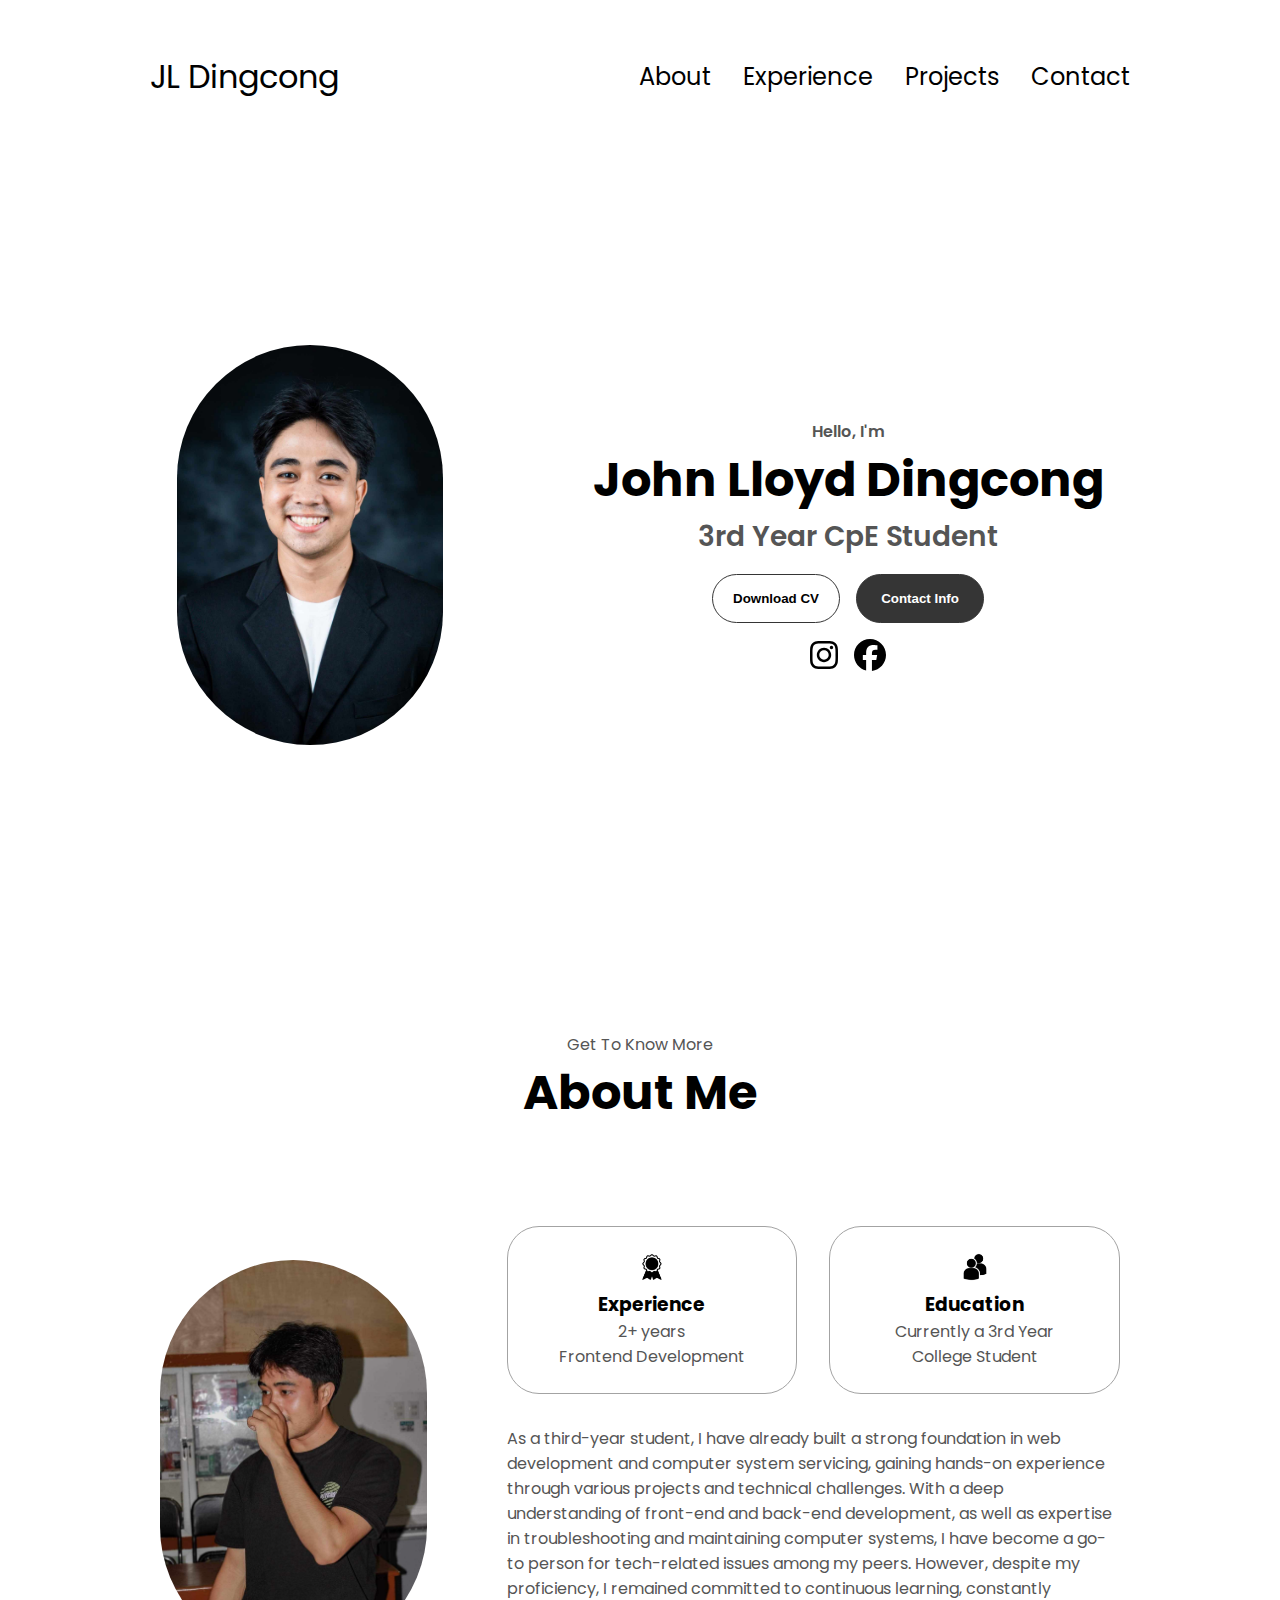
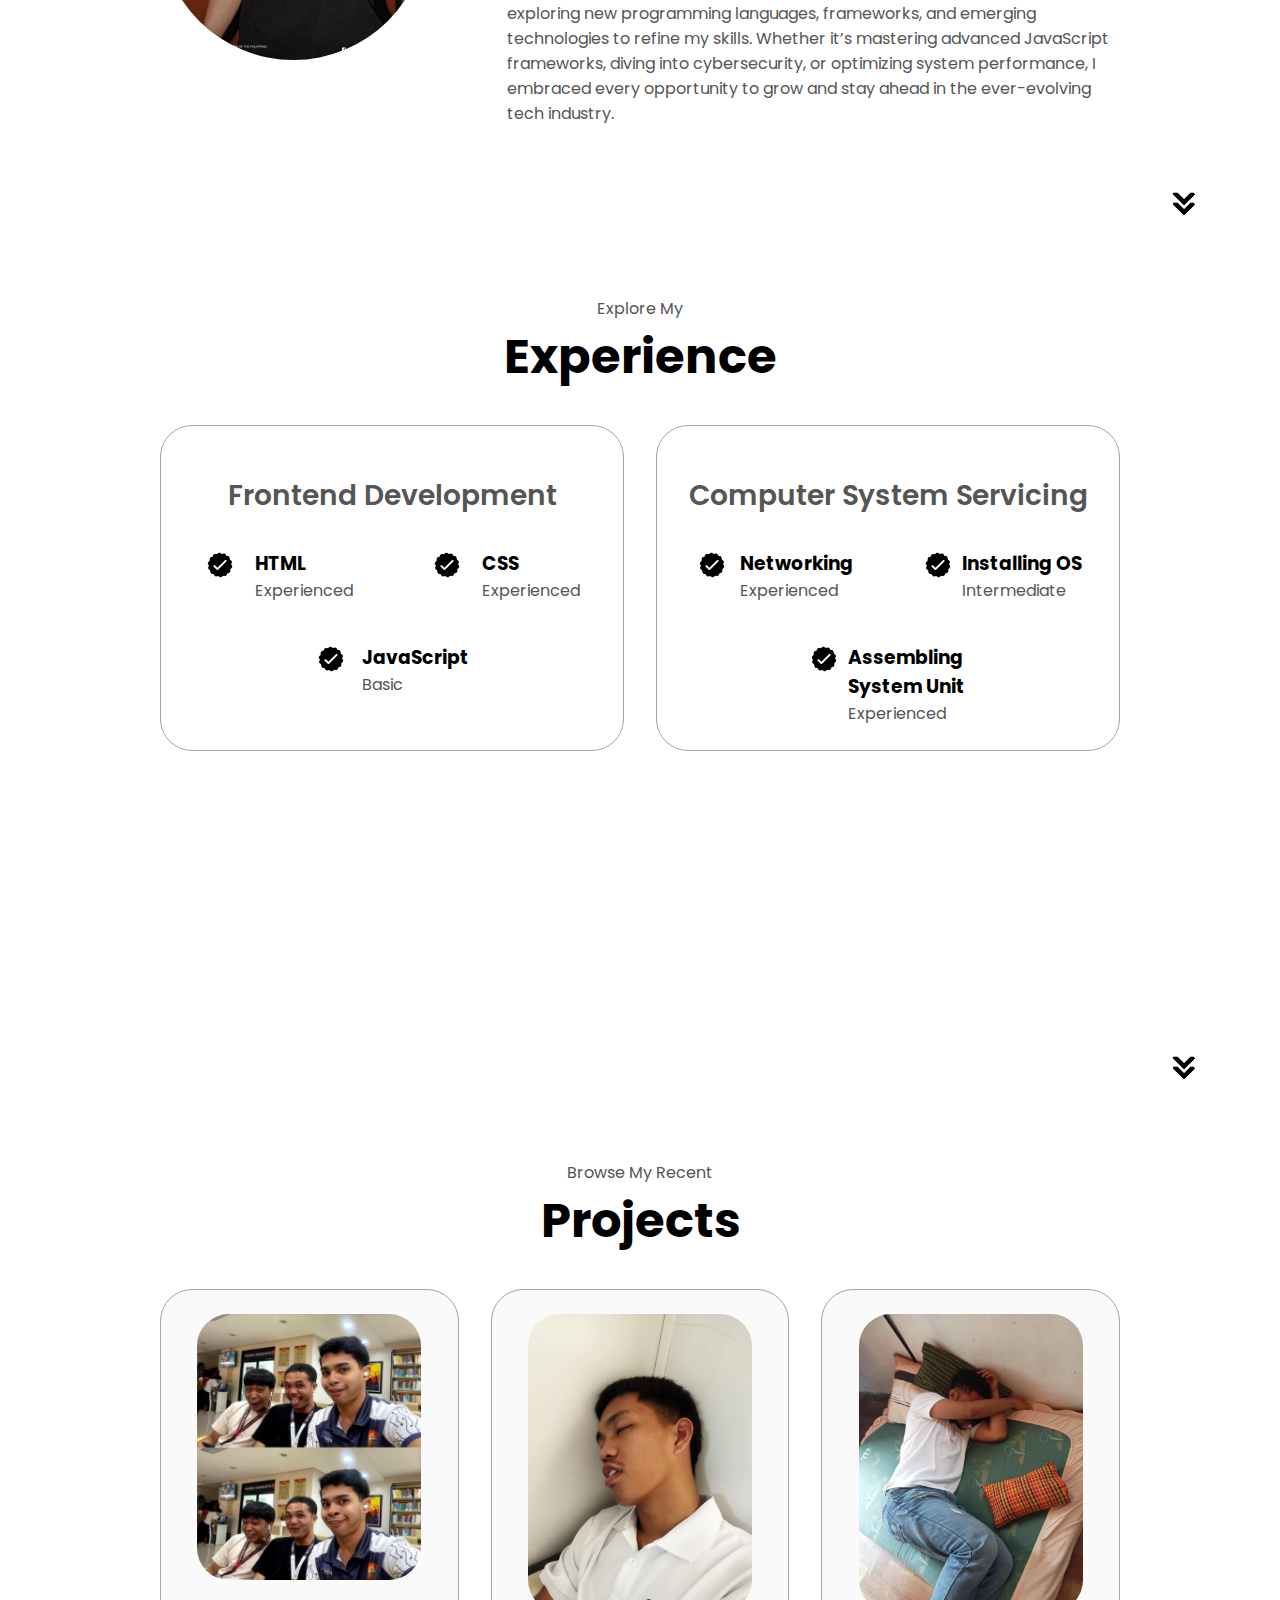
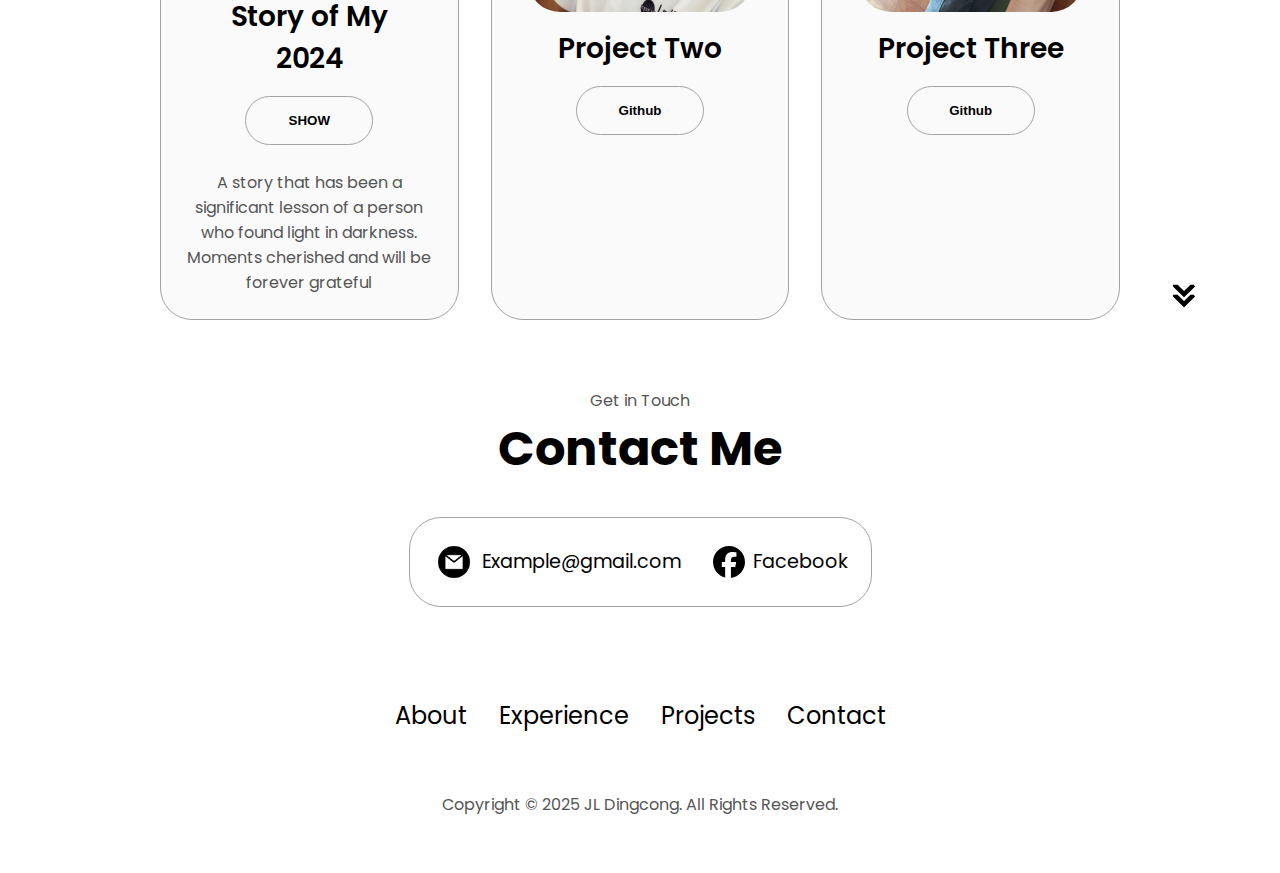
<file: index.html>
<!DOCTYPE html>
<html lang="en">
  <head>
    <meta charset="UTF-8" />
    <meta http-equiv="X-UA-Compatible" content="IE=edge" />
    <meta name="viewport" content="width=device-width, initial-scale=1.0" />
    <title>JL's Portfolio</title>
    <link rel="stylesheet" href="style.css" />
    <link rel="stylesheet" href="mediaqueries.css" />
  </head>
  <body>
    <nav id="desktop-nav">
      <div class="logo">JL Dingcong</div>
      <div>
        <ul class="nav-links">
          <li><a href="#about">About</a></li>
          <li><a href="#experience">Experience</a></li>
          <li><a href="#projects">Projects</a></li>
          <li><a href="#contact">Contact</a></li>
        </ul>
      </div>
    </nav>
    <nav id="hamburger-nav">
      <div class="logo">JL Dingcong</div>
      <div class="hamburger-menu">
        <div class="hamburger-icon" onclick="toggleMenu()">
          <span></span>
          <span></span>
          <span></span>
        </div>
        <div class="menu-links">
          <li><a href="#about" onclick="toggleMenu()">About</a></li>
          <li><a href="#experience" onclick="toggleMenu()">Experience</a></li>
          <li><a href="#projects" onclick="toggleMenu()">Projects</a></li>
          <li><a href="#contact" onclick="toggleMenu()">Contact</a></li>
        </div>
      </div>
    </nav>
    <section id="profile">
      <div class="section__pic-container">
        <img src="./assets/profile-pic.png" alt="JL profile picture" />
      </div>
      <div class="section__text">
        <p class="section__text__p1">Hello, I'm</p>
        <h1 class="title">John Lloyd Dingcong</h1>
        <p class="section__text__p2">3rd Year CpE Student</p>
        <div class="btn-container">
          <button
            class="btn btn-color-2"
            onclick="window.open('')">
            Download CV
          </button>
          <button class="btn btn-color-1" onclick="location.href='./#contact'">
            Contact Info
          </button>
        </div>
        <div id="socials-container">
          <img
            src="./assets/instagram-brands.svg"
            alt="My LinkedIn profile"
            class="icon"
            onclick="location.href='https://www.instagram.com/l10yddd/'"/>
          <img
            src="./assets/facebook-brands.svg"
            alt="My Github profile"
            class="icon"
            onclick="location.href='https://www.facebook.com/johnlloyd.dingcong.10/'"/>
        </div>
      </div>
    </section>
    <section id="about">
      <p class="section__text__p1">Get To Know More</p>
      <h1 class="title">About Me</h1>
      <div class="section-container">
        <div class="section__pic-container">
          <img
            src="./assets/about-pic.png"
            alt="Profile picture"
            class="about-pic"/>
        </div>
        <div class="about-details-container">
          <div class="about-containers">
            <div class="details-container">
              <img
                src="./assets/experience.png"
                alt="Experience icon"
                class="icon"/>
              <h3>Experience</h3>
              <p>2+ years <br />Frontend Development</p>
            </div>
            <div class="details-container">
              <img
                src="./assets/education.png"
                alt="Education icon"
                class="icon"/>
              <h3>Education</h3>
              <p>Currently a 3rd Year <br>College Student</p>
            </div>
          </div>
          <div class="text-container">
            <p>
              As a third-year student, I have already built a strong foundation in web development and computer system servicing, 
              gaining hands-on experience through various projects and technical challenges. With a deep understanding of front-end and back-end development, 
              as well as expertise in troubleshooting and maintaining computer systems, I have become a go-to person for tech-related issues among my peers. 
              However, despite my proficiency, I remained committed to continuous learning, constantly exploring new programming languages, frameworks, and 
              emerging technologies to refine my skills. Whether it’s mastering advanced JavaScript frameworks, diving into cybersecurity, or optimizing system performance, 
              I embraced every opportunity to grow and stay ahead in the ever-evolving tech industry.
            </p>
          </div>
        </div>
      </div>
      <img
        src="./assets/arrow.png"
        alt="Arrow icon"
        class="icon arrow"
        onclick="location.href='./#experience'"/>
    </section>
    <section id="experience">
      <p class="section__text__p1">Explore My</p>
      <h1 class="title">Experience</h1>
      <div class="experience-details-container">
        <div class="about-containers">
          <div class="details-container"> <br>
            <h2 class="experience-sub-title">Frontend Development</h2>
            <div class="article-container">
              <article>
                <img
                  src="./assets/checkmark.png"
                  alt="Experience icon"
                  class="icon"/>
                <div>
                  <h3>HTML</h3>
                  <p>Experienced</p>
                </div>
              </article>
              <article>
                <img
                  src="./assets/checkmark.png"
                  alt="Experience icon"
                  class="icon"/>
                <div>
                  <h3>CSS</h3>
                  <p>Experienced</p>
                </div>
              </article>
              <article>
                <img
                  src="./assets/checkmark.png"
                  alt="Experience icon"
                  class="icon"/>
                <div>
                  <h3>JavaScript</h3>
                  <p>Basic</p>
                </div>
              </article>
            </div>
          </div>
          <div class="details-container"> <br>
            <h2 class="experience-sub-title">Computer System Servicing</h2>
            <div class="article-container">
              <article>
                <img
                  src="./assets/checkmark.png"
                  alt="Experience icon"
                  class="icon"/>
                <div>
                  <h3>Networking</h3>
                  <p>Experienced</p>
                </div>
              </article>
              <article>
                <img
                  src="./assets/checkmark.png"
                  alt="Experience icon"
                  class="icon"/>
                <div>
                  <h3>Installing OS</h3>
                  <p>Intermediate</p>
                </div>
              </article>
              <article>
                <img
                  src="./assets/checkmark.png"
                  alt="Experience icon"
                  class="icon"/>
                <div>
                  <h3>Assembling System Unit</h3>
                  <p>Experienced</p>
                </div>
              </article>
            </div>
          </div>
        </div>
      </div>
      <img
        src="./assets/arrow.png"
        alt="Arrow icon"
        class="icon arrow"
        onclick="location.href='./#projects'"/>
    </section>
    <section id="projects">
      <p class="section__text__p1">Browse My Recent</p>
      <h1 class="title">Projects</h1>
      <div class="experience-details-container">
        <div class="about-containers">
          <div class="details-container color-container">
            <div class="article-container">
              <img
                src="./assets/proj1.png"
                alt="Project 1"
                class="project-img"/>
            </div>
            <h2 class="experience-sub-title project-title">Story of My 2024</h2>
            <div class="btn-container">
              <button 
              class="btn btn-color-2 project-btn"
              onclick="location.href='index1.html'">
              SHOW
            </button>
            </div>
            <p><br>A story that has been a significant lesson 
              of a person who found light in darkness. Moments cherished and will be forever grateful</p>
          </div>
          <div class="details-container color-container">
            <div class="article-container">
              <img
                src="./assets/proj2.jpg"
                alt="Project 2"
                class="project-img"/>
            </div>
            <h2 class="experience-sub-title project-title">Project Two</h2>
            <div class="btn-container">
              <button
                class="btn btn-color-2 project-btn"
                onclick="location.href='https://github.com/'">
                Github
              </button>
            </div>
          </div>
          <div class="details-container color-container">
            <div class="article-container">
              <img
                src="./assets/proj3.jpg"
                alt="Project 3"
                class="project-img"/>
            </div>
            <h2 class="experience-sub-title project-title">Project Three</h2>
            <div class="btn-container">
              <button
                class="btn btn-color-2 project-btn"
                onclick="location.href='https://github.com/'">
                Github
              </button>
            </div>
          </div>
        </div>
      </div>
      <img
        src="./assets/arrow.png"
        alt="Arrow icon"
        class="icon arrow"
        onclick="location.href='./#contact'"/>
    </section>
    <section id="contact">
      <p class="section__text__p1">Get in Touch</p>
      <h1 class="title">Contact Me</h1>
      <div class="contact-info-upper-container">
        <div class="contact-info-container">
          <img
            src="./assets/email.png"
            alt="Email icon"
            class="icon contact-icon email-icon"/>
          <p><a href="mailto:examplemail@gmail.com">Example@gmail.com</a></p>
        </div>
        <div class="contact-info-container">
          <img
            src="./images/fb.svg"
            alt="LinkedIn icon"
            class="icon contact-icon"/>
          <p><a href="https://www.facebook.com/johnlloyd.dingcong.10/">Facebook</a></p>
        </div>
      </div>
    </section>
    <footer>
      <nav>
        <div class="nav-links-container">
          <ul class="nav-links">
            <li><a href="#about">About</a></li>
            <li><a href="#experience">Experience</a></li>
            <li><a href="#projects">Projects</a></li>
            <li><a href="#contact">Contact</a></li>
          </ul>
        </div>
      </nav>
      <p>Copyright &#169; 2025 JL Dingcong. All Rights Reserved.</p>
    </footer>
    <script src="script.js"></script>
  </body>
</html>
</file>
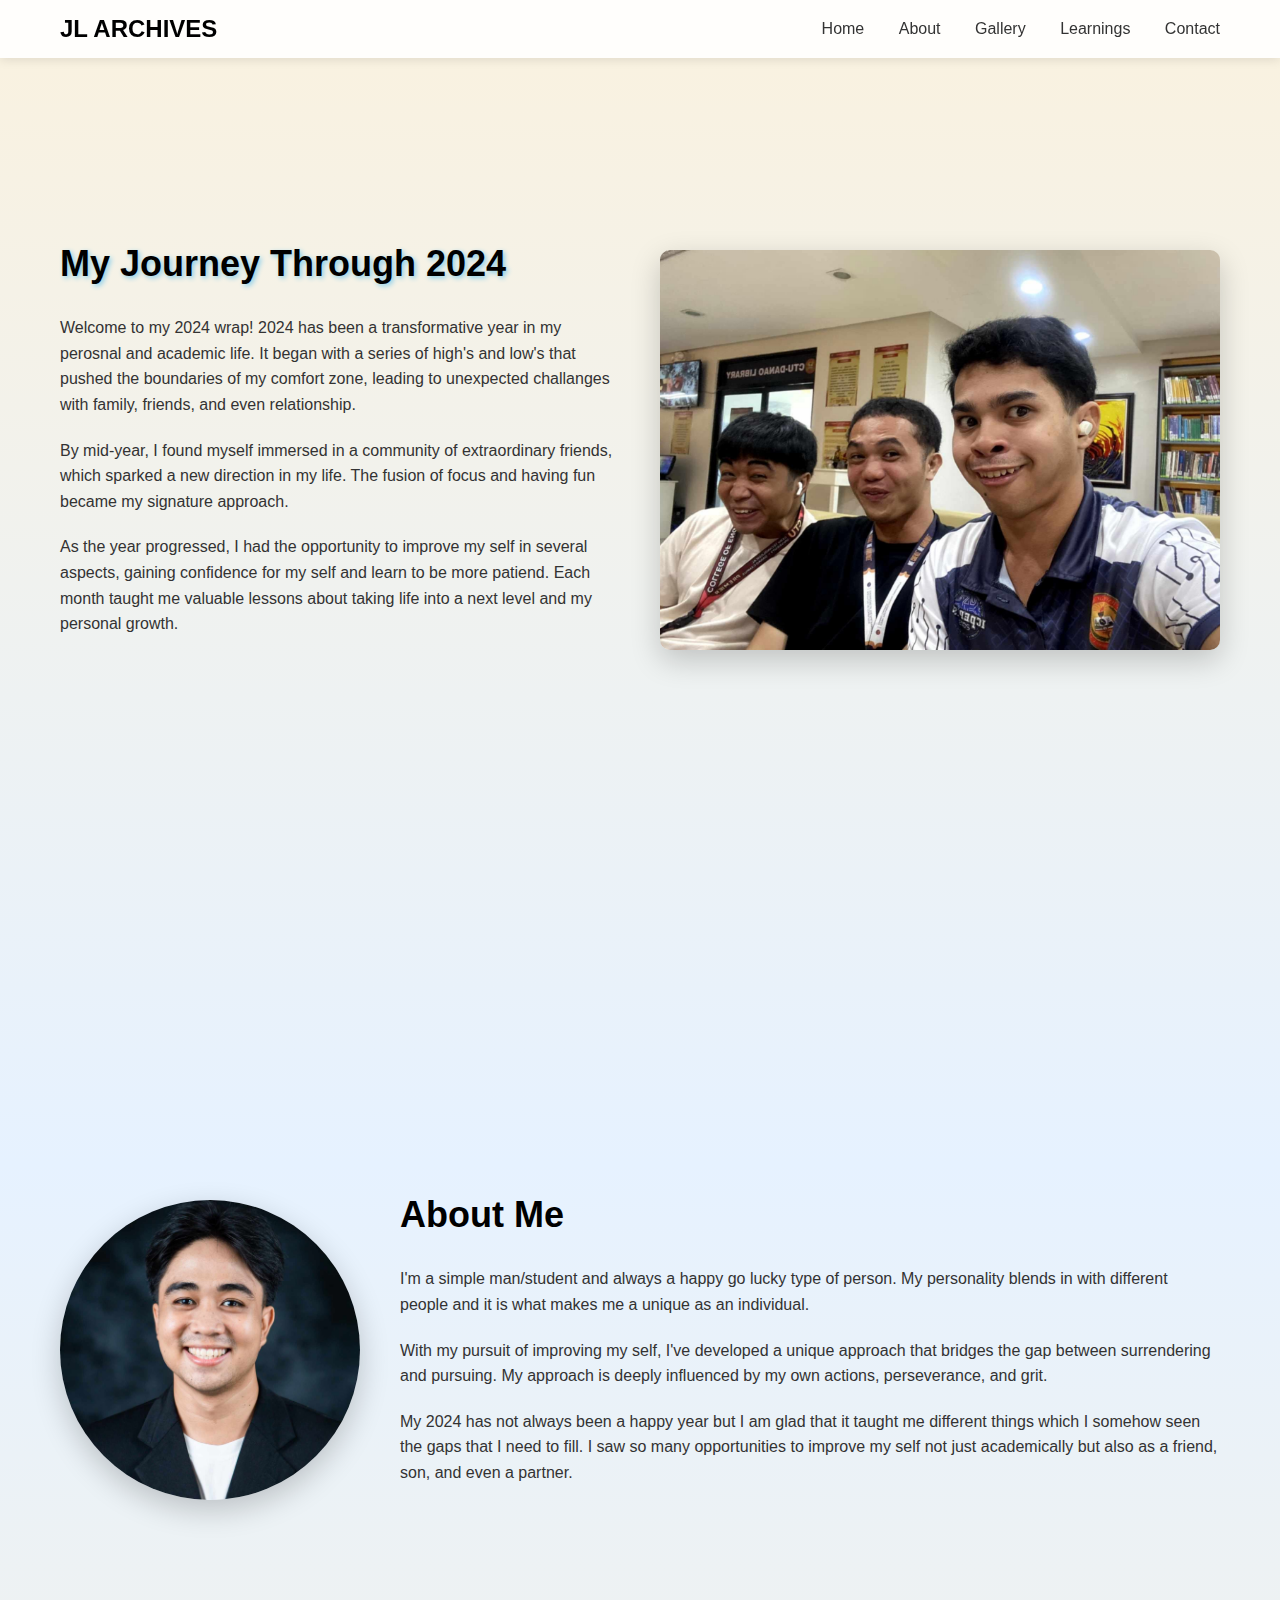
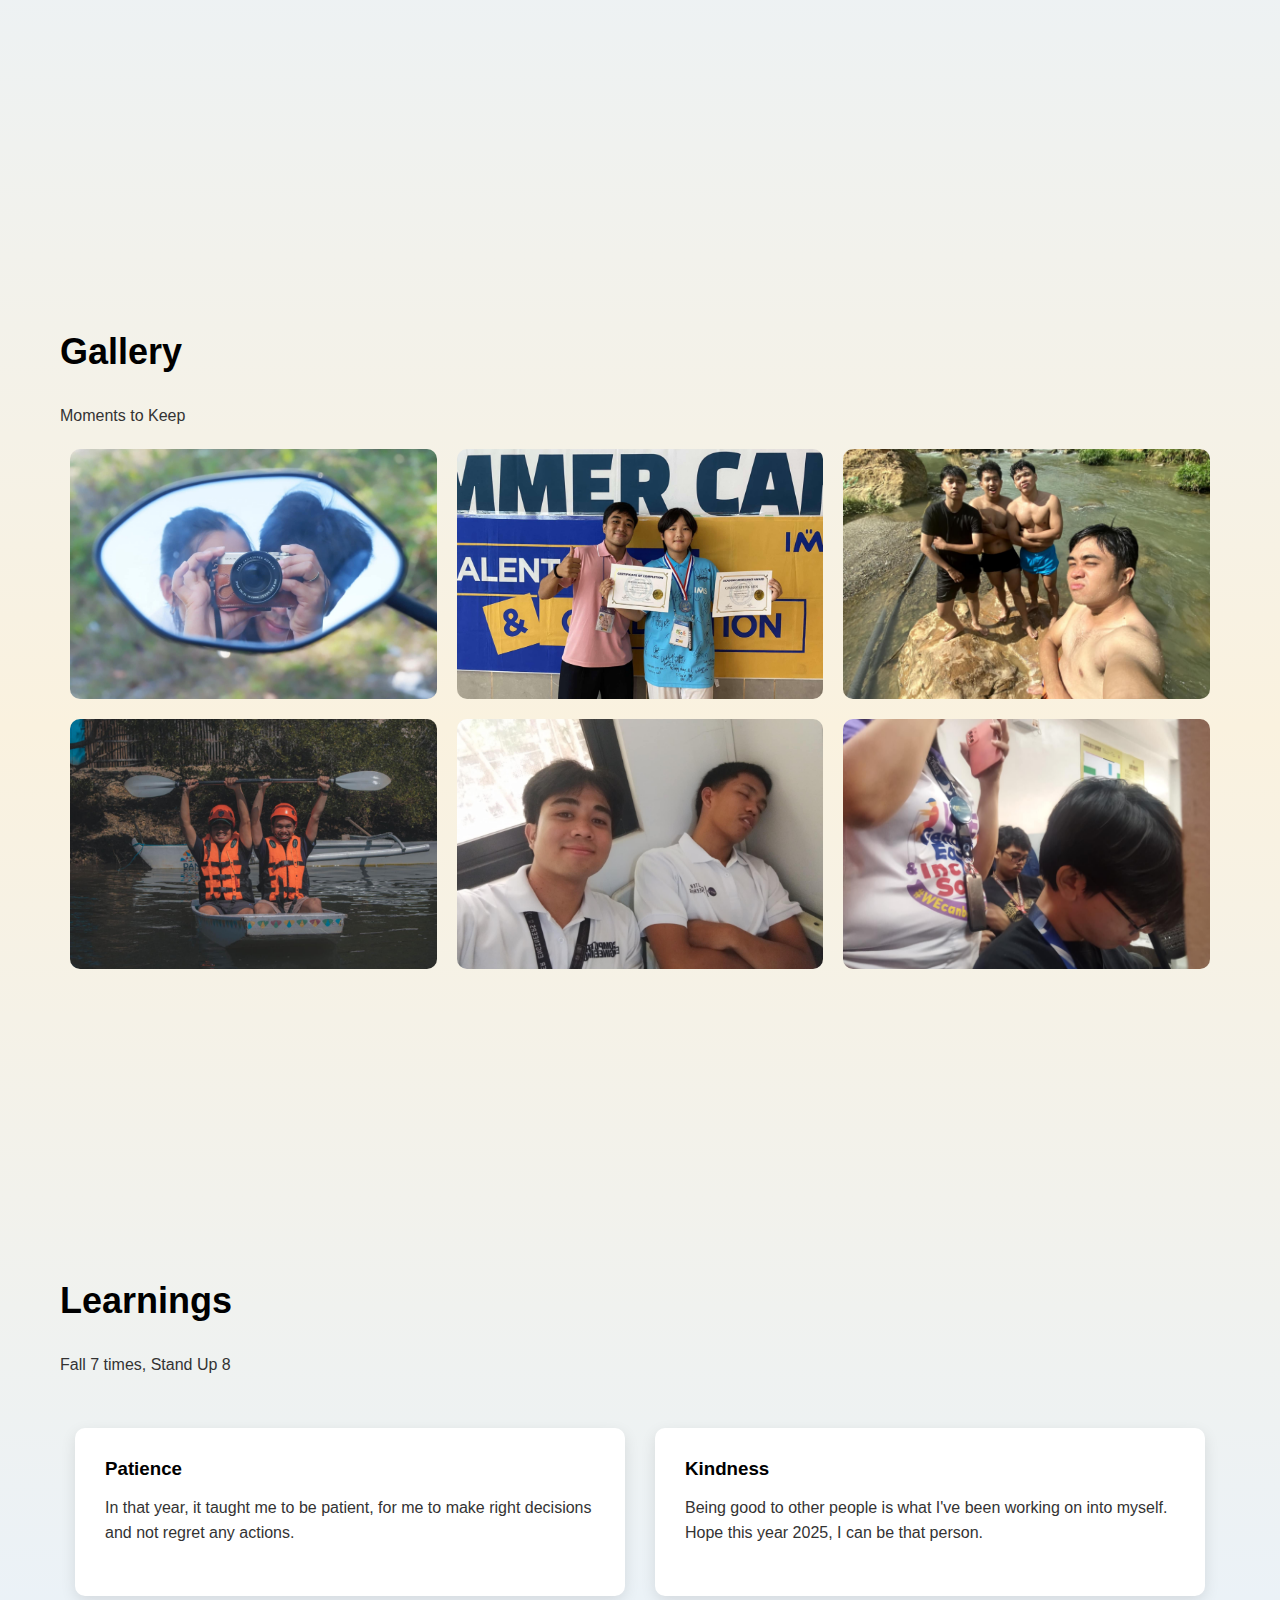
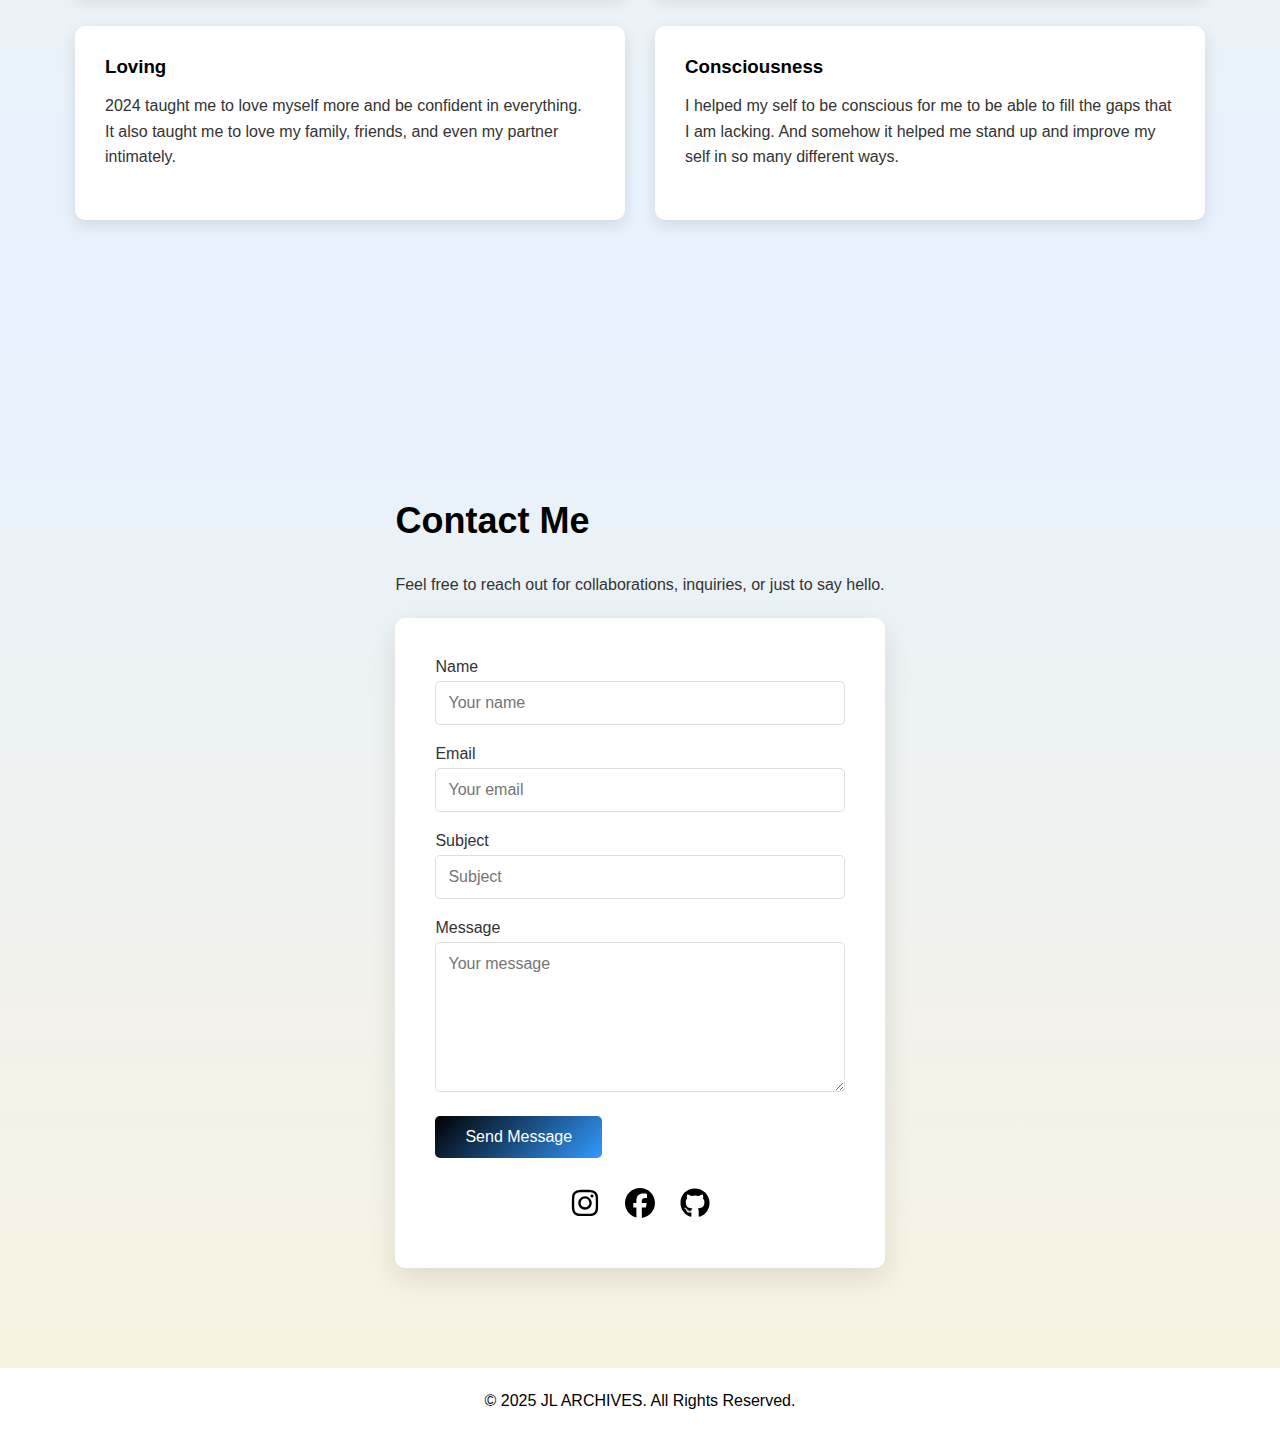
<file: index1.html>
<!DOCTYPE html>
<html lang="en">
<head>
    <meta charset="UTF-8">
    <meta name="viewport" content="width=device-width, initial-scale=1.0">
    <title>JL's 2024</title>
    <link rel="stylesheet" href="style1.css">
</head>
<body>
    <header>
        <div class="container">
            <nav>
                <a href="#" class="logo">JL ARCHIVES</a>
                <button class="hamburger">☰</button>
                <div class="nav-links">
                    <a href="#intro">Home</a>
                    <a href="#about">About</a>
                    <a href="#gallery">Gallery</a>
                    <a href="#services">Learnings</a>
                    <a href="#contact">Contact</a>
                </div>
            </nav>
        </div>
    </header>

    <div class="overlay"></div>

    <section id="intro">
        <div class="container">
            <div class="intro">
                <div class="intro-text">
                    <h2>My Journey Through 2024</h2>
                    <p>Welcome to my 2024 wrap! 2024 has been a transformative year in my perosnal and academic life. It began with a series of high's and low's that pushed the boundaries of my comfort zone, leading to unexpected challanges with family, friends, and even relationship.</p>
                    <p>By mid-year, I found myself immersed in a community of extraordinary friends, which sparked a new direction in my life. The fusion of focus and having fun became my signature approach.</p>
                    <p>As the year progressed, I had the opportunity to improve my self in several aspects, gaining confidence for my self and learn to be more patiend. Each month taught me valuable lessons about taking life into a next level and my personal growth.</p>
                </div>
                <div class="intro-slider">
                    <div class="slides">
                        <div class="slide">
                            <img src="./images/intro1.jpg" alt="Creative project 2024" />
                        </div>
                        <div class="slide">
                            <img src="./images/intro2.jpg" alt="Exhibition 2024" />
                        </div>
                        <div class="slide">
                            <img src="./images/intro3.jpg" alt="Collaboration 2024" />
                        </div>
                        <div class="slide">
                            <img src="./images/intro4.jpg" alt="Studio work 2024" />
                        </div>
                        <div class="slide">
                            <img src="./images/intro5.jpg" alt="Creative project 2024" />
                        </div>
                    </div>
                </div>
            </div>
        </div>
    </section>

    <section id="about">
        <div class="container">
            <div class="about">
                <div class="about-img">
                    <img src="./images/profile-pic.png" alt="About me" />
                </div>
                <div class="about-text">
                    <h2>About Me</h2>
                    <p>I'm a simple man/student and always a happy go lucky type of person. My personality blends in with different people and it is what makes me a unique as an individual.</p>
                    <p>With my pursuit of improving my self, I've developed a unique approach that bridges the gap between surrendering and pursuing. My approach is deeply influenced by my own actions, perseverance, and grit.</p>
                    <p>My 2024 has not always been a happy year but I am glad that it taught me different things which I somehow seen the gaps that I need to fill. I saw so many opportunities to improve my self not just academically but also 
                        as a friend, son, and even a partner.
                    </p>
                </div>
            </div>
        </div>
    </section>

    <section id="gallery">
        <div class="container">
            <h2>Gallery</h2>
            <p>Moments to Keep</p>
            <div class="gallery">
                <div class="gallery-item">
                    <div class="flip-card">
                        <div class="flip-front">
                            <img src="./images/gallery1.jpg" alt="Project 1" />
                        </div>
                        <div class="flip-back">
                            <p>MATIK <br> pabaskog gyud ta para di ta maluya. Pila ray kusogs laki.</p>
                        </div>
                    </div>
                </div>
                <div class="gallery-item">
                    <div class="flip-card">
                        <div class="flip-front">
                            <img src="./images/gallery2.jpg" alt="Project 2" />
                        </div>
                        <div class="flip-back">
                            <p>SIMILARITIES<br>Pareha ramig nawng ana pero labaw lang siyag kaligo mga pito kabouk.</p>
                        </div>
                    </div>
                </div>
                <div class="gallery-item">
                    <div class="flip-card">
                        <div class="flip-front">
                            <img src="./images/gallery3.jpg" alt="Project 3" />
                        </div>
                        <div class="flip-back">
                            <p>LIGO<br>Para di sad ta manimaho ba, kay basin mura natag si hmmmmmm. TIMEEEE!!!!</p>
                        </div>
                    </div>
                </div>
                <div class="gallery-item">
                    <div class="flip-card">
                        <div class="flip-front">
                            <img src="./images/gallery4.jpg" alt="Project 4" />
                        </div>
                        <div class="flip-back">
                            <p>BUGSAY<br>Daog ming Mel ana sa lumba-anay og bugsay. PAKSIW julius og chat, mga tikasan.</p>
                        </div>
                    </div>
                </div>
                <div class="gallery-item">
                    <div class="flip-card">
                        <div class="flip-front">
                            <img src="./images/gallery5.jpg" alt="Project 5" />
                        </div>
                        <div class="flip-back">
                            <p>SLEEPWELL<br>Father of Mandaue Electronics. Sa kaliwa ko galing pa ng Danao City. KERVIN VALE!!!!</p>
                        </div>
                    </div>
                </div>
                <div class="gallery-item">
                    <div class="flip-card">
                        <div class="flip-front">
                            <img src="./images/gallery6.jpg" alt="Project 6" />
                        </div>
                        <div class="flip-back">
                            <p>AI<br>Pati si detective conan maglisud og sulbad aning sitwasyona.</p>
                        </div>
                    </div>
                </div>
            </div>
        </div>
    </section>

    <section id="services">
        <div class="container">
            <h2>Learnings</h2>
            <p>Fall 7 times, Stand Up 8</p>
            <div class="services-grid">
                <div class="service-box">
                    <h3>Patience</h3>
                    <p>In that year, it taught me to be patient, for me to make right decisions and not regret any actions.</p>
                </div>
                <div class="service-box">
                    <h3>Kindness</h3>
                    <p>Being good to other people is what I've been working on into myself. Hope this year 2025, I can be that person.</p>
                </div>
                <div class="service-box">
                    <h3>Loving</h3>
                    <p>2024 taught me to love myself more and be confident in everything. It also taught me to love my family, friends, and even my partner intimately.</p>
                </div>
                <div class="service-box">
                    <h3>Consciousness</h3>
                    <p>I helped my self to be conscious for me to be able to fill the gaps that I am lacking. And somehow it helped me stand up and improve my self in so many different ways.</p>
                </div>
            </div>
        </div>
    </section>

    <section id="contact">
        <div class="container">
            <h2>Contact Me</h2>
            <p>Feel free to reach out for collaborations, inquiries, or just to say hello.</p>
            <div class="contact-form">
                <form>
                    <div class="form-group">
                        <label for="name">Name</label>
                        <input type="text" id="name" placeholder="Your name">
                    </div>
                    <div class="form-group">
                        <label for="email">Email</label>
                        <input type="email" id="email" placeholder="Your email">
                    </div>
                    <div class="form-group">
                        <label for="subject">Subject</label>
                        <input type="text" id="subject" placeholder="Subject">
                    </div>
                    <div class="form-group">
                        <label for="message">Message</label>
                        <textarea id="message" placeholder="Your message"></textarea>
                    </div>
                    <button type="submit">Send Message</button>
                </form>
                <div class="social-links">
                    <a href="https://www.instagram.com/l10yddd/" aria-label="Instagram">
                        <img src="./images/insta.svg" alt="Instagram">
                    </a>
                    <a href="https://www.facebook.com/johnlloyd.dingcong.10/" aria-label="Twitter">
                        <img src="./images/fb.svg" alt="Twitter">
                    </a>
                    <a href="https://github.com/jldengs" aria-label="LinkedIn">
                        <img src="./images/github.svg" alt="LinkedIn">
                    </a>
                    </a>
                </div>
            </div>
        </div>
    </section>

    <footer>
        <div class="container">
            <p>&copy; 2025 JL ARCHIVES. All Rights Reserved.</p>
        </div>
    </footer>

    <script src="script1.js"></script>
        
</body>
</html>
</file>
<file: style.css>
/* GENERAL */

@import url("https://fonts.googleapis.com/css2?family=Poppins:wght@300;400;500;600&display=swap");

* {
  margin: 0;
  padding: 0;
}

body {
  font-family: "Poppins", sans-serif;
}

html {
  scroll-behavior: smooth;
}

p {
  color: rgb(85, 85, 85);
}

/* TRANSITION */

a,
.btn {
  transition: all 300ms ease;
}

/* DESKTOP NAV */

nav,
.nav-links {
  display: flex;
}

nav {
  justify-content: space-around;
  align-items: center;
  height: 17vh;
}

.nav-links {
  gap: 2rem;
  list-style: none;
  font-size: 1.5rem;
}

a {
  color: black;
  text-decoration: none;
  text-decoration-color: white;
}

a:hover {
  color: grey;
  text-decoration: underline;
  text-underline-offset: 1rem;
  text-decoration-color: rgb(181, 181, 181);
}

.logo {
  font-size: 2rem;
}

.logo:hover {
  cursor: default;
}

/* HAMBURGER MENU */

#hamburger-nav {
  display: none;
}

.hamburger-menu {
  position: relative;
  display: inline-block;
}

.hamburger-icon {
  display: flex;
  flex-direction: column;
  justify-content: space-between;
  height: 24px;
  width: 30px;
  cursor: pointer;
}

.hamburger-icon span {
  width: 100%;
  height: 2px;
  background-color: black;
  transition: all 0.3 ease-in-out;
}

.menu-links {
  position: absolute;
  top: 100%;
  right: 0;
  background-color: white;
  width: fit-content;
  max-height: 0;
  overflow: hidden;
  transition: all 0.3 ease-in-out;
}

.menu-links a {
  display: block;
  padding: 10px;
  text-align: center;
  font-size: 1.5rem;
  color: black;
  text-decoration: none;
  transition: all 0.3 ease-in-out;
}

.menu-links li {
  list-style: none;
}

.menu-links.open {
  max-height: 300px;
}

.hamburger-icon.open span:first-child {
  transform: rotate(45deg) translate(10px, 5px);
}

.hamburger-icon.open span:nth-child(2) {
  opacity: 0;
}

.hamburger-icon.open span:last-child {
  transform: rotate(-45deg) translate(10px, -5px);
}

.hamburger-icon span:first-child {
  transform: none;
}

.hamburger-icon span:first-child {
  opacity: 1;
}

.hamburger-icon span:first-child {
  transform: none;
}

/* SECTIONS */

section {
  padding-top: 4vh;
  height: 96vh;
  margin: 0 10rem;
  box-sizing: border-box;
  min-height: fit-content;
}

.section-container {
  display: flex;
}

/* PROFILE SECTION */

#profile {
  display: flex;
  justify-content: center;
  gap: 1rem;
  height: 80vh;
}

.section__pic-container {
  display: flex;
  height: 400px;
  width: 400px;
  margin: auto 0;
}
.section__pic-container img{
  border-radius: 150px;
}

.section__text {
  align-self: center;
  text-align: center;
}

.section__text p {
  font-weight: 600;
}

.section__text__p1 {
  text-align: center;
}

.section__text__p2 {
  font-size: 1.75rem;
  margin-bottom: 1rem;
}

.title {
  font-size: 3rem;
  text-align: center;
}

#socials-container {
  display: flex;
  justify-content: center;
  margin-top: 1rem;
  gap: 1rem;
}

/* ICONS */

.icon {
  cursor: pointer;
  height: 2rem;
}

/* BUTTONS */

.btn-container {
  display: flex;
  justify-content: center;
  gap: 1rem;
}

.btn {
  font-weight: 600;
  transition: all 300ms ease;
  padding: 1rem;
  width: 8rem;
  border-radius: 2rem;
}

.btn-color-1,
.btn-color-2 {
  border: rgb(53, 53, 53) 0.1rem solid;
}

.btn-color-1:hover,
.btn-color-2:hover {
  cursor: pointer;
}

.btn-color-1,
.btn-color-2:hover {
  background: rgb(53, 53, 53);
  color: white;
}

.btn-color-1:hover {
  background: rgb(0, 0, 0);
}

.btn-color-2 {
  background: none;
}

.btn-color-2:hover {
  border: rgb(255, 255, 255) 0.1rem solid;
}

.btn-container {
  gap: 1rem;
}

/* ABOUT SECTION */

#about {
  position: relative;
}

.about-containers {
  gap: 2rem;
  margin-bottom: 2rem;
  margin-top: 2rem;
}

.about-details-container {
  justify-content: center;
  flex-direction: column;
}

.about-containers,
.about-details-container {
  display: flex;
}

.about-pic {
  border-radius: 2rem;
}

.arrow {
  position: absolute;
  right: -5rem;
  bottom: 2.5rem;
}

.details-container {
  padding: 1.5rem;
  flex: 1;
  background: white;
  border-radius: 2rem;
  border: rgb(53, 53, 53) 0.1rem solid;
  border-color: rgb(163, 163, 163);
  text-align: center;
}

.section-container {
  gap: 5rem;
  height: 80%;
}

.section__pic-container {
  height: 400px;
  width: 400px;
  margin: auto 0;
}

/* EXPERIENCE SECTION */

#experience {
  position: relative;
}

.experience-sub-title {
  color: rgb(85, 85, 85);
  font-weight: 600;
  font-size: 1.75rem;
  margin-bottom: 2rem;
}

.experience-details-container {
  display: flex;
  justify-content: center;
  flex-direction: column;
}

.article-container {
  display: flex;
  text-align: initial;
  flex-wrap: wrap;
  flex-direction: row;
  gap: 2.5rem;
  justify-content: space-around;
}

article {
  display: flex;
  width: 10rem;
  justify-content: space-around;
  gap: 0.5rem;
}

article .icon {
  cursor: default;
}

/* PROJECTS SECTION */

#projects {
  position: relative;
}

.color-container {
  border-color: rgb(163, 163, 163);
  background: rgb(250, 250, 250);
}

.project-img {
  border-radius: 2rem;
  width: 90%;
  height: 90%;
}

.project-title {
  margin: 1rem;
  color: black;
}

.project-btn {
  color: black;
  border-color: rgb(163, 163, 163);
}

/* CONTACT */

#contact {
  display: flex;
  justify-content: center;
  flex-direction: column;
  height: 70vh;
}

.contact-info-upper-container {
  display: flex;
  justify-content: center;
  border-radius: 2rem;
  border: rgb(53, 53, 53) 0.1rem solid;
  border-color: rgb(163, 163, 163);
  background: (250, 250, 250);
  margin: 2rem auto;
  padding: 0.5rem;
}

.contact-info-container {
  display: flex;
  align-items: center;
  justify-content: center;
  gap: 0.5rem;
  margin: 1rem;
}

.contact-info-container p {
  font-size: larger;
}

.contact-icon {
  cursor: default;
}

.email-icon {
  height: 2.5rem;
}

/* FOOTER SECTION */

footer {
  height: 26vh;
  margin: 0 1rem;
}

footer p {
  text-align: center;
}
</file>
<file: mediaqueries.css>
@media screen and (max-width: 1400px) {
  #profile {
    height: 83vh;
    margin-bottom: 6rem;
  }
  .about-containers {
    flex-wrap: wrap;
  }
  #contact,
  #projects {
    height: fit-content;
  }
}

@media screen and (max-width: 1200px) {
  #desktop-nav {
    display: none;
  }
  #hamburger-nav {
    display: flex;
  }
  #experience,
  .experience-details-container {
    margin-top: 2rem;
  }
  #profile,
  .section-container {
    display: block;
  }
  .arrow {
    display: none;
  }
  section,
  .section-container {
    height: fit-content;
  }
  section {
    margin: 0 5%;
  }
  .section__pic-container {
    width: 275px;
    height: 275px;
    margin: 0 auto 2rem;
  }
  .about-containers {
    margin-top: 0;
  }
}

@media screen and (max-width: 600px) {
  #contact,
  footer {
    height: 40vh;
  }
  #profile {
    height: 83vh;
    margin-bottom: 0;
  }
  article {
    font-size: 1rem;
  }
  footer nav {
    height: fit-content;
    margin-bottom: 2rem;
  }
  .about-containers,
  .contact-info-upper-container,
  .btn-container {
    flex-wrap: wrap;
  }
  .contact-info-container {
    margin: 0;
  }
  .contact-info-container p,
  .nav-links li a {
    font-size: 1rem;
  }
  .experience-sub-title {
    font-size: 1.25rem;
  }
  .logo {
    font-size: 1.5rem;
  }
  .nav-links {
    flex-direction: column;
    gap: 0.5rem;
    text-align: center;
  }
  .section__pic-container {
    width: auto;
    height: 46vw;
    justify-content: center;
  }
  .section__text__p2 {
    font-size: 1.25rem;
  }
  .title {
    font-size: 2rem;
  }
  .text-container {
    text-align: justify;
  }
}
</file>
<file: style1.css>
* {
    margin: 0;
    padding: 0;
    box-sizing: border-box;
    font-family: 'Segoe UI', Tahoma, Geneva, Verdana, sans-serif;
}

body {
    background: linear-gradient(to bottom, #FAF2DF, #e6f2ff, #FAF2DF, #e6f2ff, #FAF2DF);
    color: #333;
    overflow-x: hidden;
}

header {
    position: fixed;
    top: 0;
    left: 0;
    width: 100%;
    z-index: 100;
    background-color: rgba(255, 255, 255, 0.9);
    box-shadow: 0 2px 10px rgba(0, 0, 0, 0.1);
    padding: 15px 0;
}

.container {
    max-width: 1200px;
    margin: 0 auto;
    padding: 0 20px;
    display: block;
}

nav {
    display: flex;
    justify-content: space-between;
    align-items: center;
}

.logo {
    font-size: 24px;
    font-weight: bold;
    color: black;
    text-decoration: none;
    float: left;
}

.nav-links {
    display: inline-block;
}

.nav-links a {
    margin-left: 30px;
    text-decoration: none;
    color: #333;
    font-weight: 500;
    position: relative;
}

.nav-links a:hover {
    color: #000;
}

.nav-links a::after {
    content: '';
    position: absolute;
    width: 0;
    height: 2px;
    background-color: #000;
    left: 0;
    bottom: -5px;
    transition: width 0.3s;
}

.nav-links a:hover::after {
    width: 100%;
}

section {
    padding: 100px 0;
    min-height: 100vh;
    display: flex;
    align-items: center;
    position: relative;
}

h2 {
    font-size: 36px;
    margin-bottom: 30px;
    color: #000;
}

p {
    line-height: 1.6;
    margin-bottom: 20px;
}

.intro {
    display: flex;
    flex-wrap: wrap;
    align-items: center;
}

.intro-text {
    flex: 1;
    padding-right: 40px;
    min-width: 300px;
}

.intro-slider {
    flex: 1;
    min-width: 300px;
    position: relative;
    height: 400px;
    overflow: hidden;
    border-radius: 10px;
    box-shadow: 0 10px 30px rgba(0, 0, 0, 0.2);
}
.intro-text h2 {
    text-shadow: 2px 2px 5px skyblue;
}
.slides {
    display: flex;
    position: absolute;
    top: 0;
    left: 0;
    width: 500%;
    height: 100%;
    animation: slideshow 15s infinite ease-in-out;
}

.slide {
    width: 20%;
    height: 100%;
}

.slide img {
    width: 100%;
    height: 100%;
    object-fit: cover;
}

@keyframes slideshow {
    0% { left: 0; }
    16% { left: 0; }
    20% { left: -100%; }
    36% { left: -100%; }
    40% { left: -200%; }
    56% { left: -200%; }
    60% { left: -300%; }
    76% { left: -300%; }
    80% { left: -400%; }
    96% { left: -400%; }
    100% { left: 0; } 
}

.about {
    display: flex;
    flex-wrap: wrap;
    align-items: center;
}

.about-img {
    flex: 0 0 auto;
    width: 300px; 
    height: 300px; 
    border-radius: 50%; 
    overflow: hidden;
    box-shadow: 0 10px 30px rgba(0, 0, 0, 0.2);
    margin-right: 40px;
    position: relative; 
}

.about-img img {
    width: 100%; 
    height: 100%; 
    object-fit: cover; 
    object-position: center 30%; 
}

.about-text {
    flex: 1;
    min-width: 300px;
}

.gallery {
    display: flex;
    flex-wrap: wrap;
    justify-content: center;
    gap: 20px;
}

.gallery-item {
    width: calc(33.33% - 20px);
    height: 250px;
    perspective: 1000px;
    min-width: 300px;
}

.flip-card {
    width: 100%;
    height: 100%;
    position: relative;
    transform-style: preserve-3d;
    transition: transform 0.8s;
}

.gallery-item:hover .flip-card {
    transform: rotateY(180deg);
}

.flip-front, .flip-back {
    width: 100%;
    height: 100%;
    position: absolute;
    backface-visibility: hidden;
    border-radius: 10px;
}

.flip-front {
    overflow: hidden;
}

.flip-front img {
    width: 100%;
    height: 100%;
    object-fit: cover;
}

.flip-back {
    background: #66b3ff;
    color: white;
    transform: rotateY(180deg);
    display: flex;
    align-items: center;
    justify-content: center;
    padding: 20px;
    text-align: center;
}

.services {
    text-align: center;
}

.services-grid {
    display: flex;
    flex-wrap: wrap;
    justify-content: center;
    gap: 30px;
    margin-top: 50px;
}

.service-box {
    width: calc(50% - 30px);
    min-width: 250px;
    background-color: white;
    border-radius: 10px;
    padding: 30px;
    box-shadow: 0 5px 15px rgba(0, 0, 0, 0.1);
    transition: transform 0.3s, box-shadow 0.3s;
}

.service-box:hover {
    transform: translateY(-10px);
    box-shadow: 0 15px 30px rgba(0, 0, 0, 0.15);
}

.service-box h3 {
    margin-bottom: 15px;
    color: #000;
}

.contact {
    text-align: center;
}

.contact-form {
    max-width: 600px;
    margin: 0 auto;
    background-color: white;
    padding: 40px;
    border-radius: 10px;
    box-shadow: 0 10px 30px rgba(0, 0, 0, 0.1);
}

.form-group {
    margin-bottom: 20px;
    text-align: left;
}

label {
    display: block;
    margin-bottom: 5px;
    font-weight: 500;
}

input, textarea {
    width: 100%;
    padding: 12px;
    border: 1px solid #ddd;
    border-radius: 5px;
    font-size: 16px;
}

textarea {
    min-height: 150px;
    resize: vertical;
}

button {
    background: linear-gradient(135deg, #000, #3399ff);
    color: white;
    border: none;
    padding: 12px 30px;
    border-radius: 5px;
    font-size: 16px;
    cursor: pointer;
    transition: transform 0.3s;
}

button:hover {
    transform: translateY(-3px);
}

.social-links {
    display: flex;
    justify-content: center;
    margin-top: 30px;
    gap: 15px;
}

.social-links a {
    display: inline-block;
    width: 40px;
    height: 40px;
    border-radius: 50%;
    color: white;
    text-align: center;
    line-height: 40px;
    transition: transform 0.3s, background-color 0.3s;
}

.social-links a:hover {
    transform: translateY(-5px);
}

.social-links a img {
    width: 30px; 
    height: 30px;
    transition: transform 0.3s;
}

.social-links a:hover img {
    transform: scale(1.2);
}

footer {
    background-color: white;
    color: black;
    text-align: center;
    padding: 20px 0;
}

.hamburger {
    display: none;
    cursor: pointer;
    background: none;
    border: none;
    font-size: 24px;
    color: #0066cc;
    z-index: 101;
}



@media (max-width: 768px) {
    .intro-text {
        padding-right: 0;
        margin-top: 30px;
        margin-bottom: 0;
    }

    .intro-slider {
        width: 100%;
        margin-bottom: 20px;
    }
    /* Ensure animation still works in mobile view */
    .slides {
        animation: slideshow 15s infinite ease-in-out;
    }
    
    .about-text {
        padding-right: 0;
        margin-bottom: 40px;
    }
    
    .about-img {
        width: 250px; 
        height: 250px; 
        margin-right: 0;
        margin-bottom: 20px;
    }
    
    .about {
        flex-direction: column;
    }
    
    .gallery-item {
        width: calc(50% - 20px);
    }
    
    .service-box {
        width: 100%;
    }
    
    .hamburger {
        display: block;
    }
    
    .nav-links {
        position: fixed;
        top: 0;
        right: -300px;
        background-color: white;
        width: 250px;
        height: 100vh;
        padding: 80px 20px 20px;
        box-shadow: -5px 0 15px rgba(0, 0, 0, 0.1);
        transition: right 0.3s ease;
        float: none;
        display: block;
        z-index: 99;
    }
    
    .nav-links.active {
        right: 0;
    }
    
    .nav-links a {
        margin: 0;
        padding: 15px 0;
        display: block;
        border-bottom: 1px solid #eee;
    }
    
    .overlay {
        position: fixed;
        top: 0;
        left: 0;
        width: 100%;
        height: 100%;
        background-color: rgba(0, 0, 0, 0.5);
        display: none;
        z-index: 98;
    }
    
    .overlay.active {
        display: block;
    }
}

@media (max-width: 480px) {
    .gallery-item {
        width: 100%;
    }
    .about-img {
        width: 200px; 
        height: 200px;
    }
    
}
</file>
